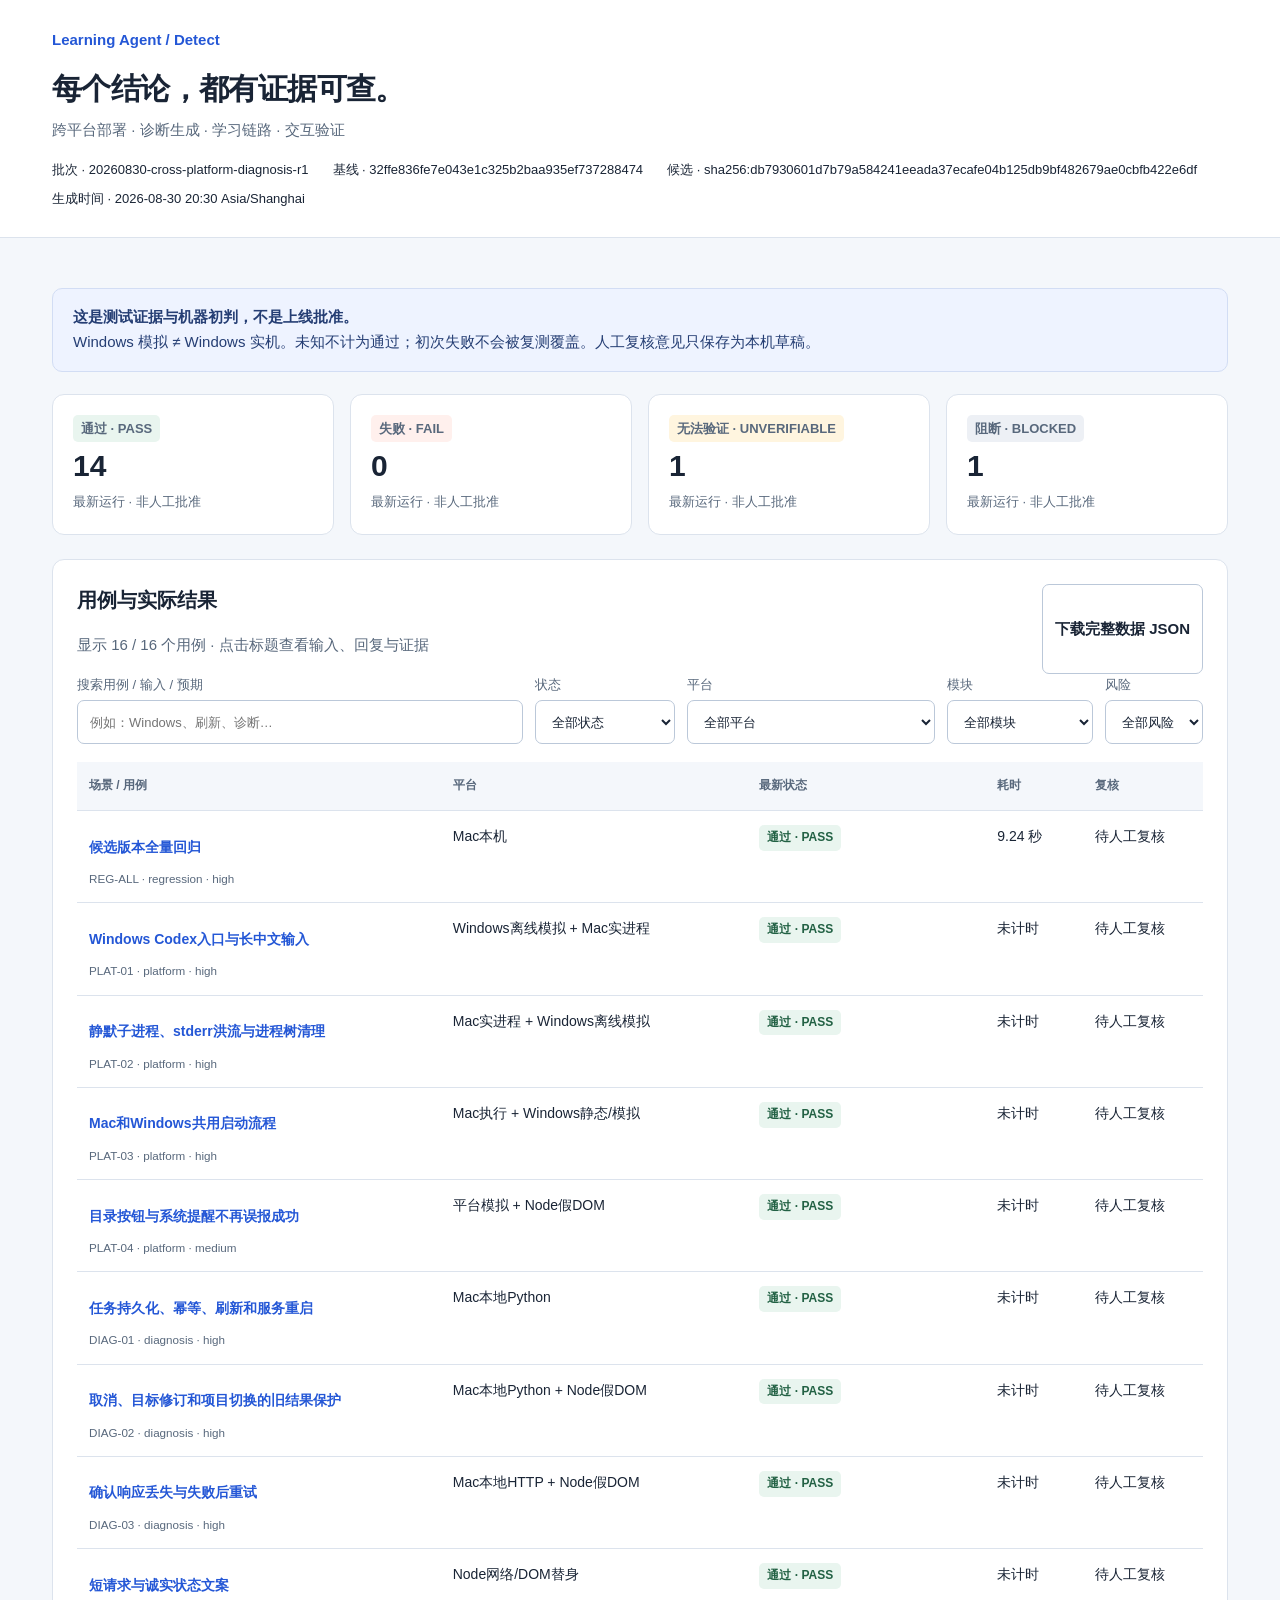
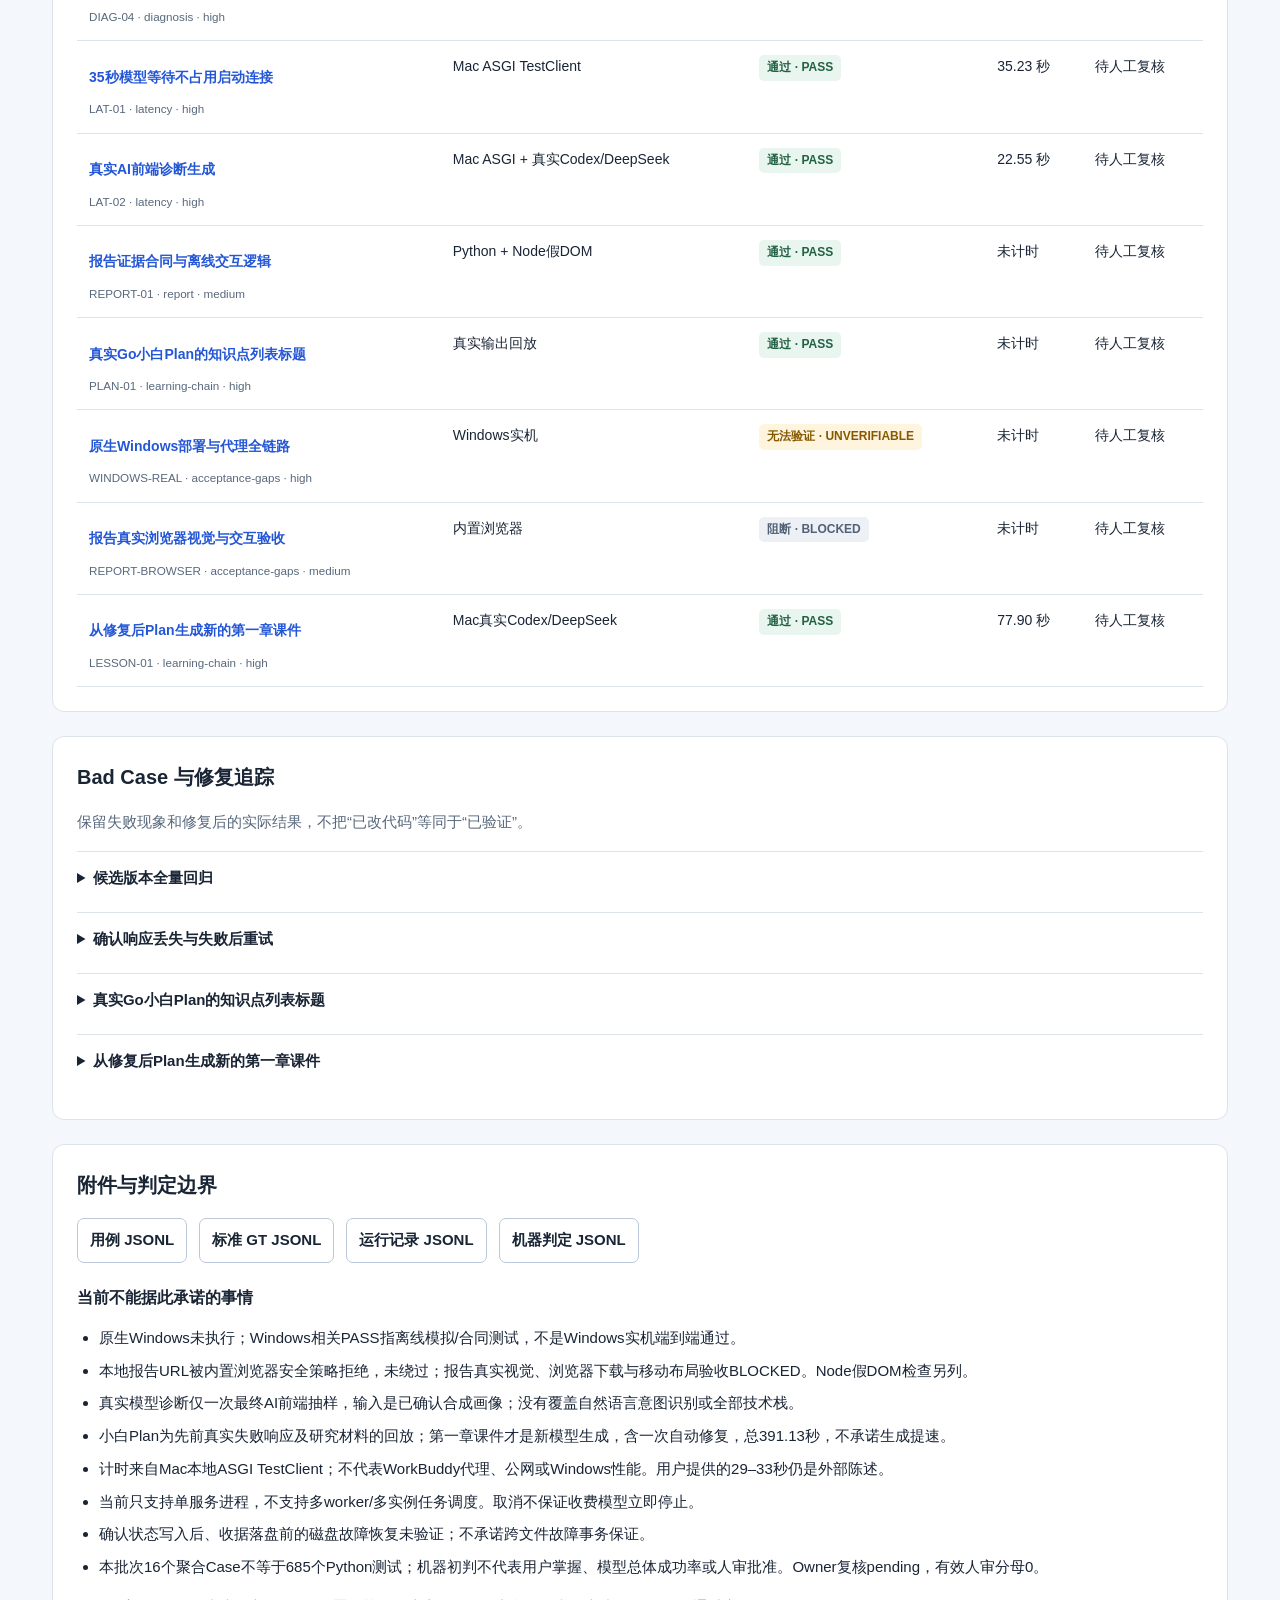
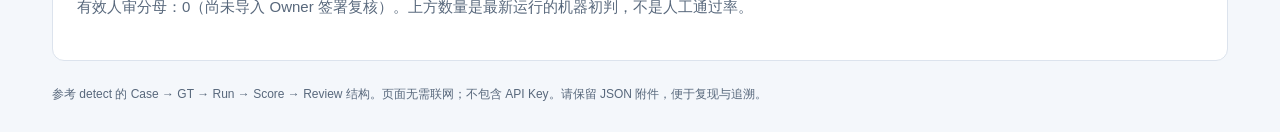
<file: projects/learning-agent/detect/outputs/report/index.html>
<!doctype html>
<html lang="zh-CN">
<head><meta charset="utf-8"><meta name="viewport" content="width=device-width,initial-scale=1">
<title>Learning Agent · 质量与兼容性报告</title>
<style>
:root{color-scheme:light;--ink:#192435;--muted:#58687c;--blue:#2457d6;--line:#dce3ed;--soft:#f4f7fb}
*{box-sizing:border-box}body{margin:0;background:var(--soft);color:var(--ink);font:15px/1.65 -apple-system,BlinkMacSystemFont,"Segoe UI","PingFang SC",sans-serif}
header{background:#fff;border-bottom:1px solid var(--line)}.shell{max-width:1240px;margin:auto;padding:28px 32px}.brand{font-weight:700;color:var(--blue);font-size:15px}h1{font-size:30px;letter-spacing:-.6px;line-height:1.3;margin:16px 0 10px}h2{font-size:20px;margin:0 0 16px}h3{font-size:16px;margin:22px 0 8px}p{margin:8px 0 16px}.muted,small{color:var(--muted)}.meta{display:flex;gap:8px 24px;flex-wrap:wrap;font-size:13px;overflow-wrap:anywhere}
.notice{border:1px solid #d2ddf4;background:#eef3ff;border-radius:10px;padding:16px 20px;margin:22px 0;color:#253e74}.stats{display:grid;grid-template-columns:repeat(4,minmax(0,1fr));gap:16px}.stat{background:white;border:1px solid var(--line);border-radius:12px;padding:20px}.stat b{font-size:30px;display:block;line-height:1.3;margin:4px 0}.stat span{font-size:13px;color:var(--muted)}.panel{background:white;border:1px solid var(--line);border-radius:12px;margin-top:24px;padding:24px}
.filters,.actions{display:flex;gap:12px;flex-wrap:wrap;align-items:end}.filters label{display:grid;gap:5px;font-size:13px;color:var(--muted)}.filters label:first-child{flex:1;min-width:180px}button,input,select,textarea{font:inherit;border:1px solid #bbc8d9;border-radius:7px;background:white;color:var(--ink);padding:9px 12px;min-height:44px}button{cursor:pointer;font-weight:600}button:hover{background:#edf3ff;border-color:#9bb5ea}button:focus-visible,input:focus-visible,select:focus-visible,textarea:focus-visible,summary:focus-visible{outline:3px solid #94b9ff;outline-offset:2px}.primary{background:var(--blue);color:white;border-color:var(--blue)}.primary:hover{background:#1946b3;color:white}textarea{width:100%;min-height:100px;resize:vertical}label{display:block}.table-scroll{overflow-x:auto}table{border-collapse:collapse;width:100%;margin-top:18px;text-align:left;font-size:14px}th{background:var(--soft);color:var(--muted);font-size:12px;font-weight:600}th,td{padding:14px 12px;border-bottom:1px solid var(--line);vertical-align:top}td:first-child{min-width:220px}td small{display:block}tbody button{border:0;padding:0;min-height:44px;color:var(--blue);text-align:left;background:none;font-size:14px}tbody button:hover{background:none;text-decoration:underline}.badge{display:inline-block;border-radius:5px;font-size:12px;font-weight:600;padding:3px 8px;white-space:nowrap}.PASS{background:#e9f5ef;color:#226144}.FAIL{background:#fff0ed;color:#a43524}.UNVERIFIABLE{background:#fff5df;color:#855900}.BLOCKED{background:#edf0f5;color:#536178}.dot{width:8px;height:8px;border-radius:50%;display:inline-block;background:currentColor;margin-right:6px}
.split{display:grid;grid-template-columns:1fr 1fr;gap:22px}.block{white-space:pre-wrap;overflow-wrap:anywhere;background:var(--soft);border:1px solid var(--line);padding:16px;border-radius:8px;font-size:14px}.evidence{font:12px/1.7 ui-monospace,SFMono-Regular,Consolas,monospace;overflow-wrap:anywhere;color:var(--muted)}.timeline{border-top:1px solid var(--line);margin-top:20px;padding-top:16px}.timeline h3{margin:0 0 8px}.review{background:#f5f8ff;border:1px solid #d7e2f6;padding:20px;border-radius:9px;margin-top:24px}.review .actions{margin-top:12px}.empty{padding:35px;text-align:center;color:var(--muted)}details{border-top:1px solid var(--line);padding:14px 0}summary{cursor:pointer;font-weight:600;min-height:32px}footer{font-size:12px;color:var(--muted);padding-top:24px}.toolbar{display:flex;justify-content:space-between;gap:16px;flex-wrap:wrap}#review-status{margin:8px 0 0;min-height:24px;font-size:13px}#detail{scroll-margin-top:20px}ul{padding-left:22px}#limits li{margin:8px 0}code{background:#eef2f9;padding:2px 5px;border-radius:4px;font-size:12px}
@media(max-width:700px){.shell{padding:20px 16px}h1{font-size:25px}.stats{grid-template-columns:repeat(2,minmax(0,1fr));gap:10px}.stat{padding:16px}.panel{padding:16px}.split{grid-template-columns:1fr}.filters label{flex:1}th,td{padding:12px 8px}.meta{display:block}.meta span{display:block}.actions button{flex:1}}
@media(prefers-reduced-motion:no-preference){button{transition:background .15s ease,border-color .15s ease}}
</style></head>
<body>
<header><div class="shell"><div class="brand">Learning Agent / Detect</div><h1>每个结论，都有证据可查。</h1><p class="muted">跨平台部署 · 诊断生成 · 学习链路 · 交互验证</p><div class="meta" id="meta"></div></div></header>
<main class="shell">
<div class="notice"><strong>这是测试证据与机器初判，不是上线批准。</strong><br>Windows 模拟 ≠ Windows 实机。未知不计为通过；初次失败不会被复测覆盖。人工复核意见只保存为本机草稿。</div>
<section class="stats" id="stats" aria-label="最新运行状态统计"></section>
<section class="panel" aria-labelledby="cases-title"><div class="toolbar"><div><h2 id="cases-title">用例与实际结果</h2><p class="muted" id="count" aria-live="polite"></p></div><button id="download-batch">下载完整数据 JSON</button></div>
<div class="filters"><label>搜索用例 / 输入 / 预期<input id="search" type="search" placeholder="例如：Windows、刷新、诊断…"></label><label>状态<select id="status"><option value="">全部状态</option><option>PASS</option><option>FAIL</option><option>UNVERIFIABLE</option><option>BLOCKED</option></select></label><label>平台<select id="platform"><option value="">全部平台</option></select></label><label>模块<select id="module"><option value="">全部模块</option></select></label><label>风险<select id="risk"><option value="">全部风险</option></select></label></div>
<div class="table-scroll"><table><thead><tr><th>场景 / 用例</th><th>平台</th><th>最新状态</th><th>耗时</th><th>复核</th></tr></thead><tbody id="rows"></tbody></table></div><p id="empty" class="empty" hidden>没有匹配的用例。请清空搜索或调整筛选。</p></section>
<section class="panel" id="detail" aria-labelledby="detail-title" hidden><div class="toolbar"><h2 id="detail-title" tabindex="-1"></h2><button id="close-detail">收起详情</button></div><p id="detail-meta" class="muted"></p><div class="split"><div><h3>输入 / 前置条件</h3><div class="block" id="detail-input"></div></div><div><h3>预期行为 / Ground Truth</h3><div class="block" id="detail-gt"></div></div></div><h3>修复说明 / 后续动作</h3><div class="block" id="detail-fix"></div><div id="runs"></div><div class="review"><h3>人工复核草稿</h3><p class="muted">不会修改机器原判，也不会自动批准发布。导出后交给维护者复核。</p><label for="review-text">你的评价、异议或补充证据</label><textarea id="review-text" placeholder="例如：请在我的 Windows 电脑复测这个用例…"></textarea><div class="actions"><button class="primary" id="save-review">保存本机草稿</button><button id="export-review">导出全部复核草稿</button></div><p id="review-status" role="status"></p></div></section>
<section class="panel"><h2>Bad Case 与修复追踪</h2><p class="muted">保留失败现象和修复后的实际结果，不把“已改代码”等同于“已验证”。</p><div id="bad-cases"></div></section>
<section class="panel"><h2>附件与判定边界</h2><div class="actions"><button data-export="cases">用例 JSONL</button><button data-export="ground_truth">标准 GT JSONL</button><button data-export="runs">运行记录 JSONL</button><button data-export="scores">机器判定 JSONL</button></div><h3>当前不能据此承诺的事情</h3><ul id="limits"></ul><p class="muted">有效人审分母：0（尚未导入 Owner 签署复核）。上方数量是最新运行的机器初判，不是人工通过率。</p></section>
<footer>参考 detect 的 Case → GT → Run → Score → Review 结构。页面无需联网；不包含 API Key。请保留 JSON 附件，便于复现与追溯。</footer>
</main>
<script id="batch" type="application/json">{
  "batch_id": "20260830-cross-platform-diagnosis-r1",
  "baseline": "32ffe836fe7e043e1c325b2baa935ef737288474",
  "candidate": "sha256:db7930601d7b79a584241eeada37ecafe04b125db9bf482679ae0cbfb422e6df",
  "generated_at": "2026-08-30 20:30 Asia/Shanghai",
  "limitations": [
    "原生Windows未执行；Windows相关PASS指离线模拟/合同测试，不是Windows实机端到端通过。",
    "本地报告URL被内置浏览器安全策略拒绝，未绕过；报告真实视觉、浏览器下载与移动布局验收BLOCKED。Node假DOM检查另列。",
    "真实模型诊断仅一次最终AI前端抽样，输入是已确认合成画像；没有覆盖自然语言意图识别或全部技术栈。",
    "小白Plan为先前真实失败响应及研究材料的回放；第一章课件才是新模型生成，含一次自动修复，总391.13秒，不承诺生成提速。",
    "计时来自Mac本地ASGI TestClient；不代表WorkBuddy代理、公网或Windows性能。用户提供的29–33秒仍是外部陈述。",
    "当前只支持单服务进程，不支持多worker/多实例任务调度。取消不保证收费模型立即停止。",
    "确认状态写入后、收据落盘前的磁盘故障恢复未验证；不承诺跨文件故障事务保证。",
    "本批次16个聚合Case不等于685个Python测试；机器初判不代表用户掌握、模型总体成功率或人审批准。Owner复核pending，有效人审分母0。"
  ],
  "cases": [
    {
      "id": "REG-ALL",
      "gt_id": "GT-REG-ALL",
      "title": "候选版本全量回归",
      "module": "regression",
      "platform": "Mac本机",
      "risk": "high",
      "input": "执行全部Python/Node测试、工作区校验、部署检查及shell/diff检查",
      "expected": "确定性测试无失败；明确真实模型和跨平台证据边界",
      "fix": "新增边界回归并更新旧API测试夹具",
      "runs": [
        {
          "id": "RUN-REG-first",
          "status": "FAIL",
          "actual": "673通过、1失败：旧e2e夹具缺少intent session_id并仍期待同步endpoint",
          "evidence": "bad-case-analysis.md BC-05；tests/test_e2e_learning_smoke.py",
          "rationale": "评测调用器未迁移新接口，不是模型失败",
          "seconds": 8.43
        },
        {
          "id": "RUN-REG-final",
          "status": "PASS",
          "actual": "Python685通过（9.24秒），Node39通过；23 Skills/35 concepts/0 workspace errors；部署自检、Bash语法与diff检查通过",
          "evidence": "run-evidence.md；final-verification.json",
          "rationale": "测试全绿不是所有场景、所有模型或Windows实机保证",
          "seconds": 9.24
        }
      ]
    },
    {
      "id": "PLAT-01",
      "gt_id": "GT-PLAT-01",
      "title": "Windows Codex入口与长中文输入",
      "module": "platform",
      "platform": "Windows离线模拟 + Mac实进程",
      "risk": "high",
      "input": "npm codex.cmd/.ps1，中文和空格路径，长prompt，四条driver调用",
      "expected": "入口使用argv与UTF-8 stdin；不使用shell；保留read-only参数",
      "fix": "统一platform_runtime与driver入口；stdin代替命令行prompt",
      "runs": [
        {
          "id": "RUN-PLAT-01-final",
          "status": "PASS",
          "actual": "参数化测试覆盖npm全局/本地shim、缺Node、原生路径及四条调用路径；Mac子进程输入往返通过",
          "evidence": "tests/test_platform_runtime.py：codex_command / long_unicode相关用例",
          "rationale": "行为合同通过；不等于原生Windows执行证据",
          "seconds": null
        }
      ]
    },
    {
      "id": "PLAT-02",
      "gt_id": "GT-PLAT-02",
      "title": "静默子进程、stderr洪流与进程树清理",
      "module": "platform",
      "platform": "Mac实进程 + Windows离线模拟",
      "risk": "high",
      "input": "模型无stdout、stderr持续写入、子进程不读stdin、Node包装器退出而孙进程仍持有管道",
      "expected": "deadline仍有效；停止本次调用的子进程树，不误杀宿主",
      "fix": "并行排空管道、独立进程组与精确PID树清理",
      "runs": [
        {
          "id": "RUN-PLAT-02-final",
          "status": "PASS",
          "actual": "真实POSIX父/孙进程超时测试通过；Windows taskkill /T /F 参数和新进程组配置模拟通过",
          "evidence": "tests/test_platform_runtime.py：timeout_kills_wrapper / deadline / windows_cleanup",
          "rationale": "清理边界有测试；Windows实机进程行为仍待验证",
          "seconds": null
        }
      ]
    },
    {
      "id": "PLAT-03",
      "gt_id": "GT-PLAT-03",
      "title": "Mac和Windows共用启动流程",
      "module": "platform",
      "platform": "Mac执行 + Windows静态/模拟",
      "risk": "high",
      "input": "缺venv、中文空格目录、非法端口、check或publish退出非0",
      "expected": "不错误启动；各阶段错误码原样传递；共享同一Python环境",
      "fix": "run.sh/run.cmd薄封装，backend.startup统一check→publish→serve",
      "runs": [
        {
          "id": "RUN-PLAT-03-final",
          "status": "PASS",
          "actual": "Bash包装器实际执行与错误码测试通过，Windows入口引用和调用合同通过；部署自检通过",
          "evidence": "tests/test_platform_runtime.py；run-evidence.md",
          "rationale": "启动合同通过；未声称原生Windows安装验收完成",
          "seconds": null
        }
      ]
    },
    {
      "id": "PLAT-04",
      "gt_id": "GT-PLAT-04",
      "title": "目录按钮与系统提醒不再误报成功",
      "module": "platform",
      "platform": "平台模拟 + Node假DOM",
      "risk": "medium",
      "input": "无桌面Linux、Windows目录打开失败、Windows提醒偏好保存",
      "expected": "返回路径/真实能力；opened:false时界面不得说已打开",
      "fix": "返回opened/notification_supported/message并更新界面",
      "runs": [
        {
          "id": "RUN-PLAT-04-final",
          "status": "PASS",
          "actual": "目录fallback、提醒能力测试及HTTP200 opened:false前端测试通过",
          "evidence": "tests/platform_feedback.test.cjs；tests/test_reminders.py；tests/test_platform_runtime.py",
          "rationale": "保存设置不等于系统操作成功",
          "seconds": null
        }
      ]
    },
    {
      "id": "DIAG-01",
      "gt_id": "GT-DIAG-01",
      "title": "任务持久化、幂等、刷新和服务重启",
      "module": "diagnosis",
      "platform": "Mac本地Python",
      "risk": "high",
      "input": "启动响应丢失后用相同request_id重试；答题后刷新；任务运行时服务重启",
      "expected": "同请求只生成一次；恢复最新答题状态；重启中断明确可重试",
      "fix": "持久任务记录、活动指针、answered-state读取与owner校验",
      "runs": [
        {
          "id": "RUN-DIAG-01-final",
          "status": "PASS",
          "actual": "去重、回答后恢复与重启中断测试通过",
          "evidence": "tests/test_diagnosis_jobs.py",
          "rationale": "合成目录确定性测试，不包含磁盘故障恢复",
          "seconds": null
        }
      ]
    },
    {
      "id": "DIAG-02",
      "gt_id": "GT-DIAG-02",
      "title": "取消、目标修订和项目切换的旧结果保护",
      "module": "diagnosis",
      "platform": "Mac本地Python + Node假DOM",
      "risk": "high",
      "input": "取消早于start、改变intent revision、切换项目、旧页面答题或确认",
      "expected": "旧任务不能写入；旧提交409；取消后恢复权威目标并新建请求",
      "fix": "tombstone、完整submission校验、project锁和epoch守卫",
      "runs": [
        {
          "id": "RUN-DIAG-02-final",
          "status": "PASS",
          "actual": "取消/意图变更/项目变更/旧答案/旧确认及取消恢复测试通过",
          "evidence": "tests/test_diagnosis_jobs.py；tests/onboarding_interaction.test.cjs",
          "rationale": "不依据相同主题名放宽项目隔离",
          "seconds": null
        }
      ]
    },
    {
      "id": "DIAG-03",
      "gt_id": "GT-DIAG-03",
      "title": "确认响应丢失与失败后重试",
      "module": "diagnosis",
      "platform": "Mac本地HTTP + Node假DOM",
      "risk": "high",
      "input": "第一次confirm已成功但响应丢失；Plan失败取消lease后重试",
      "expected": "不覆盖原计划、不重复询问题目；不同目标仍拒绝",
      "fix": "持久确认收据；仅精确取消状态可续建；迟到确认/Plan响应epoch保护",
      "runs": [
        {
          "id": "RUN-DIAG-03-first",
          "status": "FAIL",
          "actual": "最小HTTP复现：首confirm=200，同请求retry=409；取消后的页面重复使用cancelled请求ID。",
          "evidence": "bad-case-analysis.md BC-04；新增confirmation与cancelled恢复回归在修复前失败",
          "rationale": "重试恢复路径有缺陷，不能以首次正常返回掩盖",
          "seconds": null
        },
        {
          "id": "RUN-DIAG-03-final",
          "status": "PASS",
          "actual": "相同确认恢复原收据；精确取消后可重试；不同state/session/payload继续409；迟到响应不改新UI",
          "evidence": "tests/test_diagnosis_jobs.py：confirmation相关；tests/onboarding_interaction.test.cjs",
          "rationale": "质量复查最初复现200→409，修复后独立复核通过",
          "seconds": null
        }
      ]
    },
    {
      "id": "DIAG-04",
      "gt_id": "GT-DIAG-04",
      "title": "短请求与诚实状态文案",
      "module": "diagnosis",
      "platform": "Node网络/DOM替身",
      "risk": "high",
      "input": "启动响应丢失、网络断开、8秒请求超时、服务返回terminal失败",
      "expected": "未知不说仍在生成；同ID查询；旧UI停止轮询；不虚构完成百分比",
      "fix": "diagnosis-job.js统一短请求、退避轮询与真实phase展示",
      "runs": [
        {
          "id": "RUN-DIAG-04-final",
          "status": "PASS",
          "actual": "7项诊断轮询契约测试通过；onboarding保留提问/前言及epoch测试通过",
          "evidence": "tests/diagnosis-job.test.cjs；tests/onboarding_interaction.test.cjs",
          "rationale": "不证明实际公网代理阈值；只是客户端协议和状态测试",
          "seconds": null
        }
      ]
    },
    {
      "id": "LAT-01",
      "gt_id": "GT-LAT-01",
      "title": "35秒模型等待不占用启动连接",
      "module": "latency",
      "platform": "Mac ASGI TestClient",
      "risk": "high",
      "input": "受控模型等待35秒，重复发送同request_id，并查询任务",
      "expected": "start先返回202，模型只调用一次，状态查询不等待模型",
      "fix": "后台任务与短轮询",
      "runs": [
        {
          "id": "RUN-LAT-01-final",
          "status": "PASS",
          "actual": "start 0.0107秒；max poll 0.1195秒；总35.227秒；模型1次35.002秒；有效题目完成",
          "evidence": "evidence/controlled-35s-final.json",
          "rationale": "受控慢模型证明连接分离；不是模型提速或Windows基准",
          "seconds": 35.227
        }
      ]
    },
    {
      "id": "LAT-02",
      "gt_id": "GT-LAT-02",
      "title": "真实AI前端诊断生成",
      "module": "latency",
      "platform": "Mac ASGI + 真实Codex/DeepSeek",
      "risk": "high",
      "input": "已确认合成画像：AI前端、有一定基础、面试；不向模型传GT",
      "expected": "返回该主题的有效诊断题；相同ID重复start不重复调用",
      "fix": "复用项目Codex，read-only诊断调用",
      "runs": [
        {
          "id": "RUN-LAT-02-final",
          "status": "PASS",
          "actual": "总22.549秒；模型1次22.346秒；start0.0103秒。首题：AI前端对话应用流式显示应优先掌握什么？选项包含SSE增量/取消重试、完整JSON、WebSocket取舍",
          "evidence": "evidence/live-diagnosis-final.json",
          "rationale": "一次真实抽样成功；不是自然语言意图识别全链路或全部题目质量统计",
          "seconds": 22.549
        }
      ]
    },
    {
      "id": "REPORT-01",
      "gt_id": "GT-REPORT-01",
      "title": "报告证据合同与离线交互逻辑",
      "module": "report",
      "platform": "Python + Node假DOM",
      "risk": "medium",
      "input": "空白证据、NaN、重复GT、HTML注入文本、__proto__ID、存储失败；搜索筛选/详情/导出",
      "expected": "未知不能记PASS；保留首败；输入安全；草稿不能变更评分；失败可导出",
      "fix": "静态HTML内嵌安全JSON，草稿字典安全，不可覆盖批次",
      "runs": [
        {
          "id": "RUN-REPORT-01-final",
          "status": "PASS",
          "actual": "Python12项与Node3项报告测试通过；筛选、详情、保存、失败提示、下载动作和焦点逻辑通过",
          "evidence": "tests/test_detect_report.py；tests/detect_report_interaction.test.cjs",
          "rationale": "是假DOM动作验证，不是浏览器文件下载和布局验收",
          "seconds": null
        }
      ]
    },
    {
      "id": "PLAN-01",
      "gt_id": "GT-PLAN-01",
      "title": "真实Go小白Plan的知识点列表标题",
      "module": "learning-chain",
      "platform": "真实输出回放",
      "risk": "high",
      "input": "模型262.03秒返回的21阶段Go草案，把知识点写成 '- #### 知识点' 与两空格列表",
      "expected": "保留已有知识点，仅规范化等价排版，结构和深研究校验仍有效",
      "fix": "精确去除知识点标题的列表包装；不放宽阶段或知识点要求",
      "runs": [
        {
          "id": "RUN-PLAN-01-first",
          "status": "FAIL",
          "actual": "personalized:false, reason:validation_failed；模型有完整草案但知识点标题嵌在列表。课件阶段未执行。",
          "evidence": "本地evals/runs/20260830-200459-lesson-retest/lesson_retest_beginner/journey.json；bad-case-analysis.md BC-07",
          "rationale": "严格顶格格式校验误拒绝有内容的等价排版",
          "seconds": 262.03
        },
        {
          "id": "RUN-PLAN-01-final",
          "status": "PASS",
          "actual": "同份响应回放通过normalize；21章66知识点；深研究6来源9覆盖域通过；5项防放宽回归通过",
          "evidence": "tests/test_plan_list_wrapper.py；bad-case-analysis.md BC-07；本地evals/runs/20260830-200459-lesson-retest",
          "rationale": "只证明这次排版兼容修复，不宣称所有未来Plan都生成成功",
          "seconds": null
        }
      ]
    },
    {
      "id": "WINDOWS-REAL",
      "gt_id": "GT-WINDOWS-REAL",
      "title": "原生Windows部署与代理全链路",
      "module": "acceptance-gaps",
      "platform": "Windows实机",
      "risk": "high",
      "input": "在原生Windows安装启动，再通过WorkBuddy和系统浏览器完成诊断",
      "expected": "真实运行日志与请求证据",
      "fix": "提供原生入口和离线测试，等待实际环境验收",
      "runs": [
        {
          "id": "RUN-WINDOWS-REAL-final",
          "status": "UNVERIFIABLE",
          "actual": "本机没有Windows runner；用户外部29–33秒描述非本轮复测",
          "evidence": "evaluation-run-plan.md",
          "rationale": "不能把Mac或模拟测试作为Windows实机通过",
          "seconds": null
        }
      ]
    },
    {
      "id": "REPORT-BROWSER",
      "gt_id": "GT-REPORT-BROWSER",
      "title": "报告真实浏览器视觉与交互验收",
      "module": "acceptance-gaps",
      "platform": "内置浏览器",
      "risk": "medium",
      "input": "打开本地HTML，桌面/移动视口筛选、查看、保存与下载",
      "expected": "真实可见页面和交互证据",
      "fix": "报告已生成；不绕过浏览器工具的安全限制",
      "runs": [
        {
          "id": "RUN-REPORT-BROWSER-final",
          "status": "BLOCKED",
          "actual": "本地报告file URL被浏览器工具安全策略拒绝；未换URL/工具绕过。假DOM测试另列",
          "evidence": "evaluation-run-plan.md；human-review.md",
          "rationale": "真实视觉与下载验收仍未完成",
          "seconds": null
        }
      ]
    },
    {
      "id": "LESSON-01",
      "gt_id": "GT-LESSON-01",
      "title": "从修复后Plan生成新的第一章课件",
      "module": "learning-chain",
      "platform": "Mac真实Codex/DeepSeek",
      "risk": "high",
      "input": "回放已确认Go小白Plan及原研究材料，显式确认，然后新生成第一章；每次课40分钟，hands_on",
      "expected": "生成课件、代码练习与点击检查，知识点逐一覆盖；后端结构检查通过才提交",
      "fix": "本轮不放宽教学范围校验；首轮失败后使用现有一次模型修复机制",
      "runs": [
        {
          "id": "RUN-LESSON-01-first",
          "status": "FAIL",
          "actual": "首轮生成313.20秒，返回10689字符JSON；scope evidence needs at least two relevant pages for go，确定性wire-format规范化后仍失败。",
          "evidence": "本地evals/runs/20260830-202114-lesson-retest/lesson_retest_beginner/call-2.json；通过parse_lesson_response+_validate_scope_evidence本地复现",
          "rationale": "返回JSON不等于合格课件；至少一个知识点未列出两个相关页面，进入一次自动修复",
          "seconds": 313.2
        },
        {
          "id": "RUN-LESSON-01-repair",
          "status": "PASS",
          "actual": "一次模型修复77.90秒后通过，课件总391.13秒。12页：5讲解、2示例、3点击题、1编程练习、1总结；覆盖3个知识点，建立README.md和main.go。",
          "evidence": "evidence/beginner-plan-lesson-retest.json；本地evals/runs/20260830-202114-lesson-retest/lesson_retest_beginner/call-3.json",
          "rationale": "后端生成、范围校验与练习目录落盘通过；不是HTML视觉验收，也不代表学习者实际掌握",
          "seconds": 77.9,
          "kind": "真实模型一次自动修复（不是重新生成Plan）"
        }
      ]
    }
  ]
}</script>
<script>
'use strict';
const data=JSON.parse(document.getElementById('batch').textContent);
const $=id=>document.getElementById(id), latest=c=>c.runs[c.runs.length-1];
const names={PASS:'通过',FAIL:'失败',UNVERIFIABLE:'无法验证',BLOCKED:'阻断'};
const node=(tag,text,cls)=>{const el=document.createElement(tag);if(text!==undefined)el.textContent=text;if(cls)el.className=cls;return el;};
const badge=status=>node('span',names[status]+' · '+status,'badge '+status);
let selected=null,lastTrigger=null;
let drafts=Object.create(null);let storageAvailable=true;
const storageKey='learning-detect-review:'+data.batch_id+':'+data.candidate;
try{const saved=JSON.parse(localStorage.getItem(storageKey)||'{}');if(saved&&typeof saved==='object'&&!Array.isArray(saved))Object.assign(drafts,saved);}catch{storageAvailable=false;}
function download(name,value,type='application/json'){const blob=new Blob([value],{type:type+';charset=utf-8'});const url=URL.createObjectURL(blob);const a=node('a');a.href=url;a.download=name;document.body.append(a);a.click();a.remove();setTimeout(()=>URL.revokeObjectURL(url),1000);}
function files(){return {cases:data.cases.map(({runs,expected,...c})=>c),ground_truth:data.cases.map(c=>({id:c.gt_id,case_id:c.id,expected:c.expected})),runs:data.cases.flatMap(c=>c.runs.map(r=>({...r,case_id:c.id,batch_id:data.batch_id}))),scores:data.cases.flatMap(c=>c.runs.map(r=>({case_id:c.id,gt_id:c.gt_id,run_id:r.id,judgment:r.status,rationale:r.rationale,evidence:r.evidence||'',grader:'evidence-review-v1',review_status:'pending',valid_score:null}))) };}
for(const [label,value] of [['批次',data.batch_id],['基线',data.baseline],['候选',data.candidate],['生成时间',data.generated_at]])$('meta').append(node('span',label+' · '+value));
for(const status of Object.keys(names)){const box=node('div',undefined,'stat');box.append(badge(status),node('b',String(data.cases.filter(c=>latest(c).status===status).length)),node('span','最新运行 · 非人工批准'));$('stats').append(box);}
for(const key of ['platform','module','risk'])for(const value of [...new Set(data.cases.map(c=>c[key]))].sort()){const opt=node('option',value);opt.value=value;$(key).append(opt);}
function render(){const q=$('search').value.trim().toLowerCase();const items=data.cases.filter(c=>(!q||[c.id,c.title,c.input,c.expected,c.platform,c.module,c.risk,latest(c).status].join(' ').toLowerCase().includes(q))&&['platform','module','risk'].every(k=>!$(k).value||c[k]===$(k).value)&&(!$('status').value||latest(c).status===$('status').value));$('rows').replaceChildren();$('count').textContent=`显示 ${items.length} / ${data.cases.length} 个用例 · 点击标题查看输入、回复与证据`;$('empty').hidden=items.length>0;for(const c of items){const row=node('tr'),title=node('td'),button=node('button',c.title);button.addEventListener('click',()=>show(c,button));title.append(button,node('small',`${c.id} · ${c.module} · ${c.risk}`));const state=node('td');state.append(badge(latest(c).status));row.append(title,node('td',c.platform),state,node('td',latest(c).seconds==null?'未计时':`${latest(c).seconds.toFixed(2)} 秒`),node('td',drafts[c.id]?'已有草稿':'待人工复核'));$('rows').append(row);}}
function show(c,trigger){selected=c;lastTrigger=trigger||lastTrigger;$('detail').hidden=false;$('detail-title').textContent=c.title;$('detail-meta').textContent=`${c.id} / ${c.gt_id} · ${c.platform} · ${c.runs.length} 次记录`;$('detail-input').textContent=c.input;$('detail-gt').textContent=c.expected;$('detail-fix').textContent=c.fix||'尚无修复动作。';$('runs').replaceChildren();c.runs.forEach((r,i)=>{const section=node('section',undefined,'timeline');const title=node('h3',`${i===0?'首次记录':'后续复测'} · ${r.id} `);title.append(badge(r.status));section.append(title,node('p',`耗时：${r.seconds==null?'未计时':r.seconds.toFixed(2)+' 秒'}${r.kind?' · '+r.kind:''}`,'muted'),node('h3','实际回复 / 可观察结果'),node('div',r.actual,'block'),node('h3','评价 / 原因'),node('p',r.rationale),node('div','证据：'+(r.evidence||'未获得所需执行证据'),'evidence'));$('runs').append(section);});$('review-text').value=typeof drafts[c.id]?.note==='string'?drafts[c.id].note:'';$('review-status').textContent=storageAvailable?'尚未签署人工批准。':'本机存储不可用，请用导出保存意见。';$('detail-title').focus();$('detail').scrollIntoView({block:'start'});}
for(const id of ['search','status','platform','module','risk'])$(id).addEventListener('input',render);
$('close-detail').addEventListener('click',()=>{$('detail').hidden=true;const index=Array.from($('rows').children).findIndex(row=>row.querySelector('small')?.textContent.startsWith(selected?.id+' · '));const target=index>=0?$('rows').children[index].querySelector('button'):lastTrigger;if(target?.isConnected)target.focus();else $('search').focus();});
$('save-review').addEventListener('click',()=>{if(!selected)return;drafts[selected.id]={case_id:selected.id,note:$('review-text').value,updated_at:new Date().toISOString(),review_status:'draft'};try{localStorage.setItem(storageKey,JSON.stringify(drafts));storageAvailable=true;$('review-status').textContent='已保存本机草稿。原始证据与机器判定未变。';}catch{storageAvailable=false;$('review-status').textContent='本机保存失败；草稿暂存于页面，请立即导出。';}render();});
$('export-review').addEventListener('click',()=>{if(selected)drafts[selected.id]={case_id:selected.id,note:$('review-text').value,updated_at:new Date().toISOString(),review_status:'draft'};download(data.batch_id+'-review-drafts.json',JSON.stringify({batch_id:data.batch_id,candidate:data.candidate,approval:false,drafts},null,2));});
$('download-batch').addEventListener('click',()=>download(data.batch_id+'.json',JSON.stringify(data,null,2)));
document.querySelectorAll('[data-export]').forEach(button=>button.addEventListener('click',()=>{const key=button.dataset.export;download(key+'.jsonl',files()[key].map(r=>JSON.stringify(r)).join('\n')+'\n','application/x-ndjson');}));
const bad=data.cases.filter(c=>c.runs.some(r=>r.status==='FAIL'));if(!bad.length)$('bad-cases').append(node('p','本批次尚无已留证的失败记录；不代表覆盖全部风险。','muted'));for(const c of bad){const d=node('details'),s=node('summary',c.title);const button=node('button','查看证据与复测');button.addEventListener('click',()=>show(c,button));d.append(s,node('p',c.runs.find(r=>r.status==='FAIL').actual),node('p',c.fix||'待处理'),button);$('bad-cases').append(d);}
for(const limitation of data.limitations||[])$('limits').append(node('li',limitation));render();
</script></body></html>
</file>
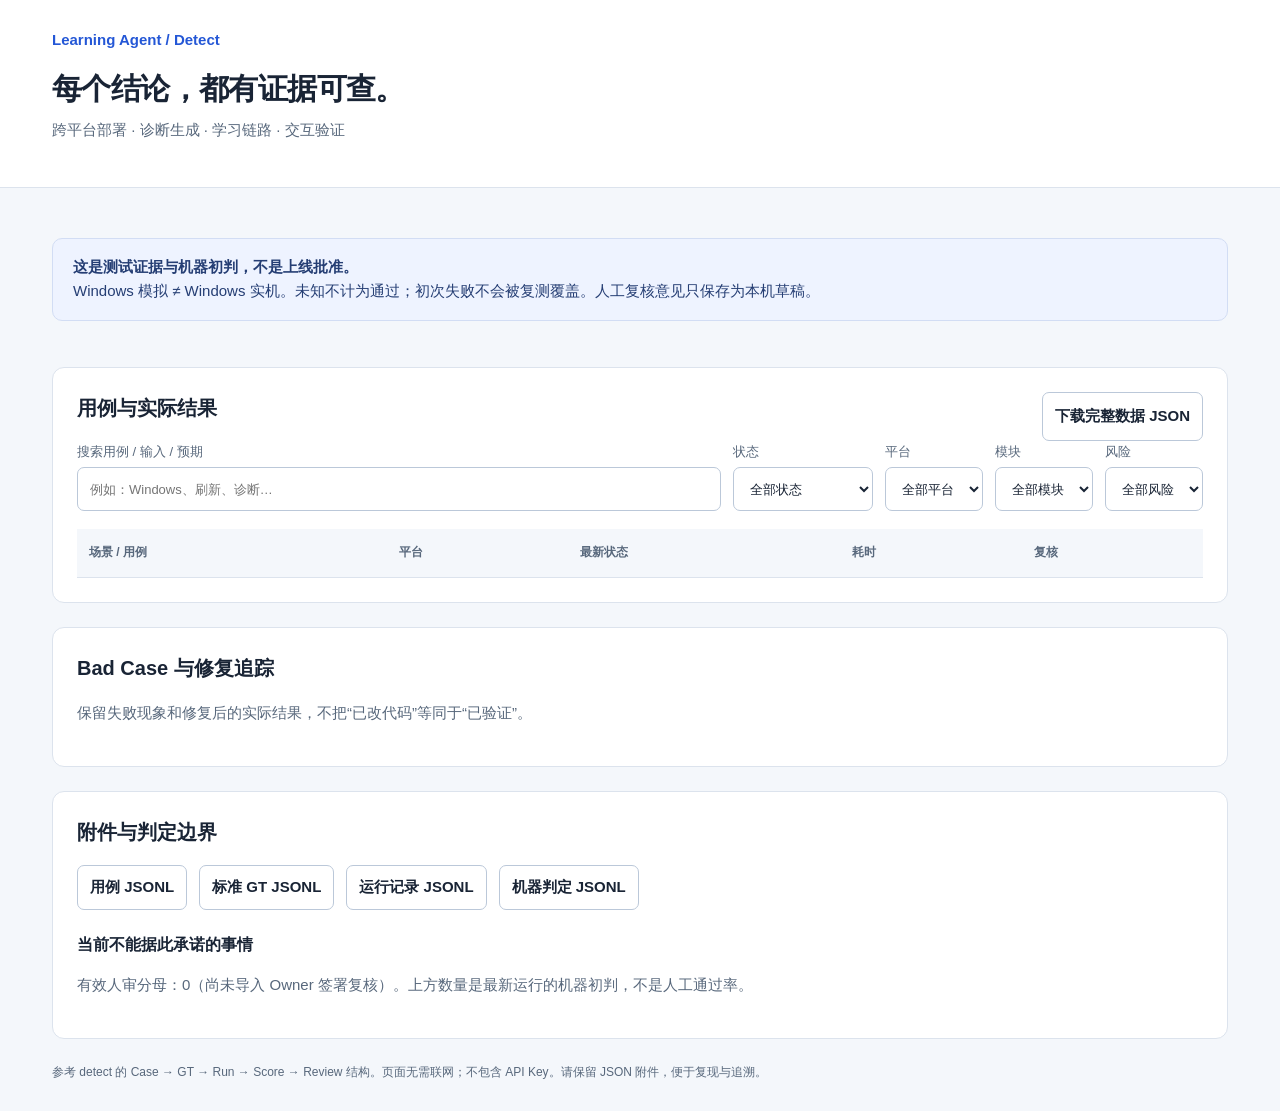
<file: tools/detect_report.html>
<!doctype html>
<html lang="zh-CN">
<head><meta charset="utf-8"><meta name="viewport" content="width=device-width,initial-scale=1">
<title>Learning Agent · 质量与兼容性报告</title>
<style>
:root{color-scheme:light;--ink:#192435;--muted:#58687c;--blue:#2457d6;--line:#dce3ed;--soft:#f4f7fb}
*{box-sizing:border-box}body{margin:0;background:var(--soft);color:var(--ink);font:15px/1.65 -apple-system,BlinkMacSystemFont,"Segoe UI","PingFang SC",sans-serif}
header{background:#fff;border-bottom:1px solid var(--line)}.shell{max-width:1240px;margin:auto;padding:28px 32px}.brand{font-weight:700;color:var(--blue);font-size:15px}h1{font-size:30px;letter-spacing:-.6px;line-height:1.3;margin:16px 0 10px}h2{font-size:20px;margin:0 0 16px}h3{font-size:16px;margin:22px 0 8px}p{margin:8px 0 16px}.muted,small{color:var(--muted)}.meta{display:flex;gap:8px 24px;flex-wrap:wrap;font-size:13px;overflow-wrap:anywhere}
.notice{border:1px solid #d2ddf4;background:#eef3ff;border-radius:10px;padding:16px 20px;margin:22px 0;color:#253e74}.stats{display:grid;grid-template-columns:repeat(4,minmax(0,1fr));gap:16px}.stat{background:white;border:1px solid var(--line);border-radius:12px;padding:20px}.stat b{font-size:30px;display:block;line-height:1.3;margin:4px 0}.stat span{font-size:13px;color:var(--muted)}.panel{background:white;border:1px solid var(--line);border-radius:12px;margin-top:24px;padding:24px}
.filters,.actions{display:flex;gap:12px;flex-wrap:wrap;align-items:end}.filters label{display:grid;gap:5px;font-size:13px;color:var(--muted)}.filters label:first-child{flex:1;min-width:180px}button,input,select,textarea{font:inherit;border:1px solid #bbc8d9;border-radius:7px;background:white;color:var(--ink);padding:9px 12px;min-height:44px}button{cursor:pointer;font-weight:600}button:hover{background:#edf3ff;border-color:#9bb5ea}button:focus-visible,input:focus-visible,select:focus-visible,textarea:focus-visible,summary:focus-visible{outline:3px solid #94b9ff;outline-offset:2px}.primary{background:var(--blue);color:white;border-color:var(--blue)}.primary:hover{background:#1946b3;color:white}textarea{width:100%;min-height:100px;resize:vertical}label{display:block}.table-scroll{overflow-x:auto}table{border-collapse:collapse;width:100%;margin-top:18px;text-align:left;font-size:14px}th{background:var(--soft);color:var(--muted);font-size:12px;font-weight:600}th,td{padding:14px 12px;border-bottom:1px solid var(--line);vertical-align:top}td:first-child{min-width:220px}td small{display:block}tbody button{border:0;padding:0;min-height:44px;color:var(--blue);text-align:left;background:none;font-size:14px}tbody button:hover{background:none;text-decoration:underline}.badge{display:inline-block;border-radius:5px;font-size:12px;font-weight:600;padding:3px 8px;white-space:nowrap}.PASS{background:#e9f5ef;color:#226144}.FAIL{background:#fff0ed;color:#a43524}.UNVERIFIABLE{background:#fff5df;color:#855900}.BLOCKED{background:#edf0f5;color:#536178}.dot{width:8px;height:8px;border-radius:50%;display:inline-block;background:currentColor;margin-right:6px}
.split{display:grid;grid-template-columns:1fr 1fr;gap:22px}.block{white-space:pre-wrap;overflow-wrap:anywhere;background:var(--soft);border:1px solid var(--line);padding:16px;border-radius:8px;font-size:14px}.evidence{font:12px/1.7 ui-monospace,SFMono-Regular,Consolas,monospace;overflow-wrap:anywhere;color:var(--muted)}.timeline{border-top:1px solid var(--line);margin-top:20px;padding-top:16px}.timeline h3{margin:0 0 8px}.review{background:#f5f8ff;border:1px solid #d7e2f6;padding:20px;border-radius:9px;margin-top:24px}.review .actions{margin-top:12px}.empty{padding:35px;text-align:center;color:var(--muted)}details{border-top:1px solid var(--line);padding:14px 0}summary{cursor:pointer;font-weight:600;min-height:32px}footer{font-size:12px;color:var(--muted);padding-top:24px}.toolbar{display:flex;justify-content:space-between;gap:16px;flex-wrap:wrap}#review-status{margin:8px 0 0;min-height:24px;font-size:13px}#detail{scroll-margin-top:20px}ul{padding-left:22px}#limits li{margin:8px 0}code{background:#eef2f9;padding:2px 5px;border-radius:4px;font-size:12px}
@media(max-width:700px){.shell{padding:20px 16px}h1{font-size:25px}.stats{grid-template-columns:repeat(2,minmax(0,1fr));gap:10px}.stat{padding:16px}.panel{padding:16px}.split{grid-template-columns:1fr}.filters label{flex:1}th,td{padding:12px 8px}.meta{display:block}.meta span{display:block}.actions button{flex:1}}
@media(prefers-reduced-motion:no-preference){button{transition:background .15s ease,border-color .15s ease}}
</style></head>
<body>
<header><div class="shell"><div class="brand">Learning Agent / Detect</div><h1>每个结论，都有证据可查。</h1><p class="muted">跨平台部署 · 诊断生成 · 学习链路 · 交互验证</p><div class="meta" id="meta"></div></div></header>
<main class="shell">
<div class="notice"><strong>这是测试证据与机器初判，不是上线批准。</strong><br>Windows 模拟 ≠ Windows 实机。未知不计为通过；初次失败不会被复测覆盖。人工复核意见只保存为本机草稿。</div>
<section class="stats" id="stats" aria-label="最新运行状态统计"></section>
<section class="panel" aria-labelledby="cases-title"><div class="toolbar"><div><h2 id="cases-title">用例与实际结果</h2><p class="muted" id="count" aria-live="polite"></p></div><button id="download-batch">下载完整数据 JSON</button></div>
<div class="filters"><label>搜索用例 / 输入 / 预期<input id="search" type="search" placeholder="例如：Windows、刷新、诊断…"></label><label>状态<select id="status"><option value="">全部状态</option><option>PASS</option><option>FAIL</option><option>UNVERIFIABLE</option><option>BLOCKED</option></select></label><label>平台<select id="platform"><option value="">全部平台</option></select></label><label>模块<select id="module"><option value="">全部模块</option></select></label><label>风险<select id="risk"><option value="">全部风险</option></select></label></div>
<div class="table-scroll"><table><thead><tr><th>场景 / 用例</th><th>平台</th><th>最新状态</th><th>耗时</th><th>复核</th></tr></thead><tbody id="rows"></tbody></table></div><p id="empty" class="empty" hidden>没有匹配的用例。请清空搜索或调整筛选。</p></section>
<section class="panel" id="detail" aria-labelledby="detail-title" hidden><div class="toolbar"><h2 id="detail-title" tabindex="-1"></h2><button id="close-detail">收起详情</button></div><p id="detail-meta" class="muted"></p><div class="split"><div><h3>输入 / 前置条件</h3><div class="block" id="detail-input"></div></div><div><h3>预期行为 / Ground Truth</h3><div class="block" id="detail-gt"></div></div></div><h3>修复说明 / 后续动作</h3><div class="block" id="detail-fix"></div><div id="runs"></div><div class="review"><h3>人工复核草稿</h3><p class="muted">不会修改机器原判，也不会自动批准发布。导出后交给维护者复核。</p><label for="review-text">你的评价、异议或补充证据</label><textarea id="review-text" placeholder="例如：请在我的 Windows 电脑复测这个用例…"></textarea><div class="actions"><button class="primary" id="save-review">保存本机草稿</button><button id="export-review">导出全部复核草稿</button></div><p id="review-status" role="status"></p></div></section>
<section class="panel"><h2>Bad Case 与修复追踪</h2><p class="muted">保留失败现象和修复后的实际结果，不把“已改代码”等同于“已验证”。</p><div id="bad-cases"></div></section>
<section class="panel"><h2>附件与判定边界</h2><div class="actions"><button data-export="cases">用例 JSONL</button><button data-export="ground_truth">标准 GT JSONL</button><button data-export="runs">运行记录 JSONL</button><button data-export="scores">机器判定 JSONL</button></div><h3>当前不能据此承诺的事情</h3><ul id="limits"></ul><p class="muted">有效人审分母：0（尚未导入 Owner 签署复核）。上方数量是最新运行的机器初判，不是人工通过率。</p></section>
<footer>参考 detect 的 Case → GT → Run → Score → Review 结构。页面无需联网；不包含 API Key。请保留 JSON 附件，便于复现与追溯。</footer>
</main>
<script id="batch" type="application/json">__BATCH_JSON__</script>
<script>
'use strict';
const data=JSON.parse(document.getElementById('batch').textContent);
const $=id=>document.getElementById(id), latest=c=>c.runs[c.runs.length-1];
const names={PASS:'通过',FAIL:'失败',UNVERIFIABLE:'无法验证',BLOCKED:'阻断'};
const node=(tag,text,cls)=>{const el=document.createElement(tag);if(text!==undefined)el.textContent=text;if(cls)el.className=cls;return el;};
const badge=status=>node('span',names[status]+' · '+status,'badge '+status);
let selected=null,lastTrigger=null;
let drafts=Object.create(null);let storageAvailable=true;
const storageKey='learning-detect-review:'+data.batch_id+':'+data.candidate;
try{const saved=JSON.parse(localStorage.getItem(storageKey)||'{}');if(saved&&typeof saved==='object'&&!Array.isArray(saved))Object.assign(drafts,saved);}catch{storageAvailable=false;}
function download(name,value,type='application/json'){const blob=new Blob([value],{type:type+';charset=utf-8'});const url=URL.createObjectURL(blob);const a=node('a');a.href=url;a.download=name;document.body.append(a);a.click();a.remove();setTimeout(()=>URL.revokeObjectURL(url),1000);}
function files(){return {cases:data.cases.map(({runs,expected,...c})=>c),ground_truth:data.cases.map(c=>({id:c.gt_id,case_id:c.id,expected:c.expected})),runs:data.cases.flatMap(c=>c.runs.map(r=>({...r,case_id:c.id,batch_id:data.batch_id}))),scores:data.cases.flatMap(c=>c.runs.map(r=>({case_id:c.id,gt_id:c.gt_id,run_id:r.id,judgment:r.status,rationale:r.rationale,evidence:r.evidence||'',grader:'evidence-review-v1',review_status:'pending',valid_score:null}))) };}
for(const [label,value] of [['批次',data.batch_id],['基线',data.baseline],['候选',data.candidate],['生成时间',data.generated_at]])$('meta').append(node('span',label+' · '+value));
for(const status of Object.keys(names)){const box=node('div',undefined,'stat');box.append(badge(status),node('b',String(data.cases.filter(c=>latest(c).status===status).length)),node('span','最新运行 · 非人工批准'));$('stats').append(box);}
for(const key of ['platform','module','risk'])for(const value of [...new Set(data.cases.map(c=>c[key]))].sort()){const opt=node('option',value);opt.value=value;$(key).append(opt);}
function render(){const q=$('search').value.trim().toLowerCase();const items=data.cases.filter(c=>(!q||[c.id,c.title,c.input,c.expected,c.platform,c.module,c.risk,latest(c).status].join(' ').toLowerCase().includes(q))&&['platform','module','risk'].every(k=>!$(k).value||c[k]===$(k).value)&&(!$('status').value||latest(c).status===$('status').value));$('rows').replaceChildren();$('count').textContent=`显示 ${items.length} / ${data.cases.length} 个用例 · 点击标题查看输入、回复与证据`;$('empty').hidden=items.length>0;for(const c of items){const row=node('tr'),title=node('td'),button=node('button',c.title);button.addEventListener('click',()=>show(c,button));title.append(button,node('small',`${c.id} · ${c.module} · ${c.risk}`));const state=node('td');state.append(badge(latest(c).status));row.append(title,node('td',c.platform),state,node('td',latest(c).seconds==null?'未计时':`${latest(c).seconds.toFixed(2)} 秒`),node('td',drafts[c.id]?'已有草稿':'待人工复核'));$('rows').append(row);}}
function show(c,trigger){selected=c;lastTrigger=trigger||lastTrigger;$('detail').hidden=false;$('detail-title').textContent=c.title;$('detail-meta').textContent=`${c.id} / ${c.gt_id} · ${c.platform} · ${c.runs.length} 次记录`;$('detail-input').textContent=c.input;$('detail-gt').textContent=c.expected;$('detail-fix').textContent=c.fix||'尚无修复动作。';$('runs').replaceChildren();c.runs.forEach((r,i)=>{const section=node('section',undefined,'timeline');const title=node('h3',`${i===0?'首次记录':'后续复测'} · ${r.id} `);title.append(badge(r.status));section.append(title,node('p',`耗时：${r.seconds==null?'未计时':r.seconds.toFixed(2)+' 秒'}${r.kind?' · '+r.kind:''}`,'muted'),node('h3','实际回复 / 可观察结果'),node('div',r.actual,'block'),node('h3','评价 / 原因'),node('p',r.rationale),node('div','证据：'+(r.evidence||'未获得所需执行证据'),'evidence'));$('runs').append(section);});$('review-text').value=typeof drafts[c.id]?.note==='string'?drafts[c.id].note:'';$('review-status').textContent=storageAvailable?'尚未签署人工批准。':'本机存储不可用，请用导出保存意见。';$('detail-title').focus();$('detail').scrollIntoView({block:'start'});}
for(const id of ['search','status','platform','module','risk'])$(id).addEventListener('input',render);
$('close-detail').addEventListener('click',()=>{$('detail').hidden=true;const index=Array.from($('rows').children).findIndex(row=>row.querySelector('small')?.textContent.startsWith(selected?.id+' · '));const target=index>=0?$('rows').children[index].querySelector('button'):lastTrigger;if(target?.isConnected)target.focus();else $('search').focus();});
$('save-review').addEventListener('click',()=>{if(!selected)return;drafts[selected.id]={case_id:selected.id,note:$('review-text').value,updated_at:new Date().toISOString(),review_status:'draft'};try{localStorage.setItem(storageKey,JSON.stringify(drafts));storageAvailable=true;$('review-status').textContent='已保存本机草稿。原始证据与机器判定未变。';}catch{storageAvailable=false;$('review-status').textContent='本机保存失败；草稿暂存于页面，请立即导出。';}render();});
$('export-review').addEventListener('click',()=>{if(selected)drafts[selected.id]={case_id:selected.id,note:$('review-text').value,updated_at:new Date().toISOString(),review_status:'draft'};download(data.batch_id+'-review-drafts.json',JSON.stringify({batch_id:data.batch_id,candidate:data.candidate,approval:false,drafts},null,2));});
$('download-batch').addEventListener('click',()=>download(data.batch_id+'.json',JSON.stringify(data,null,2)));
document.querySelectorAll('[data-export]').forEach(button=>button.addEventListener('click',()=>{const key=button.dataset.export;download(key+'.jsonl',files()[key].map(r=>JSON.stringify(r)).join('\n')+'\n','application/x-ndjson');}));
const bad=data.cases.filter(c=>c.runs.some(r=>r.status==='FAIL'));if(!bad.length)$('bad-cases').append(node('p','本批次尚无已留证的失败记录；不代表覆盖全部风险。','muted'));for(const c of bad){const d=node('details'),s=node('summary',c.title);const button=node('button','查看证据与复测');button.addEventListener('click',()=>show(c,button));d.append(s,node('p',c.runs.find(r=>r.status==='FAIL').actual),node('p',c.fix||'待处理'),button);$('bad-cases').append(d);}
for(const limitation of data.limitations||[])$('limits').append(node('li',limitation));render();
</script></body></html>
</file>
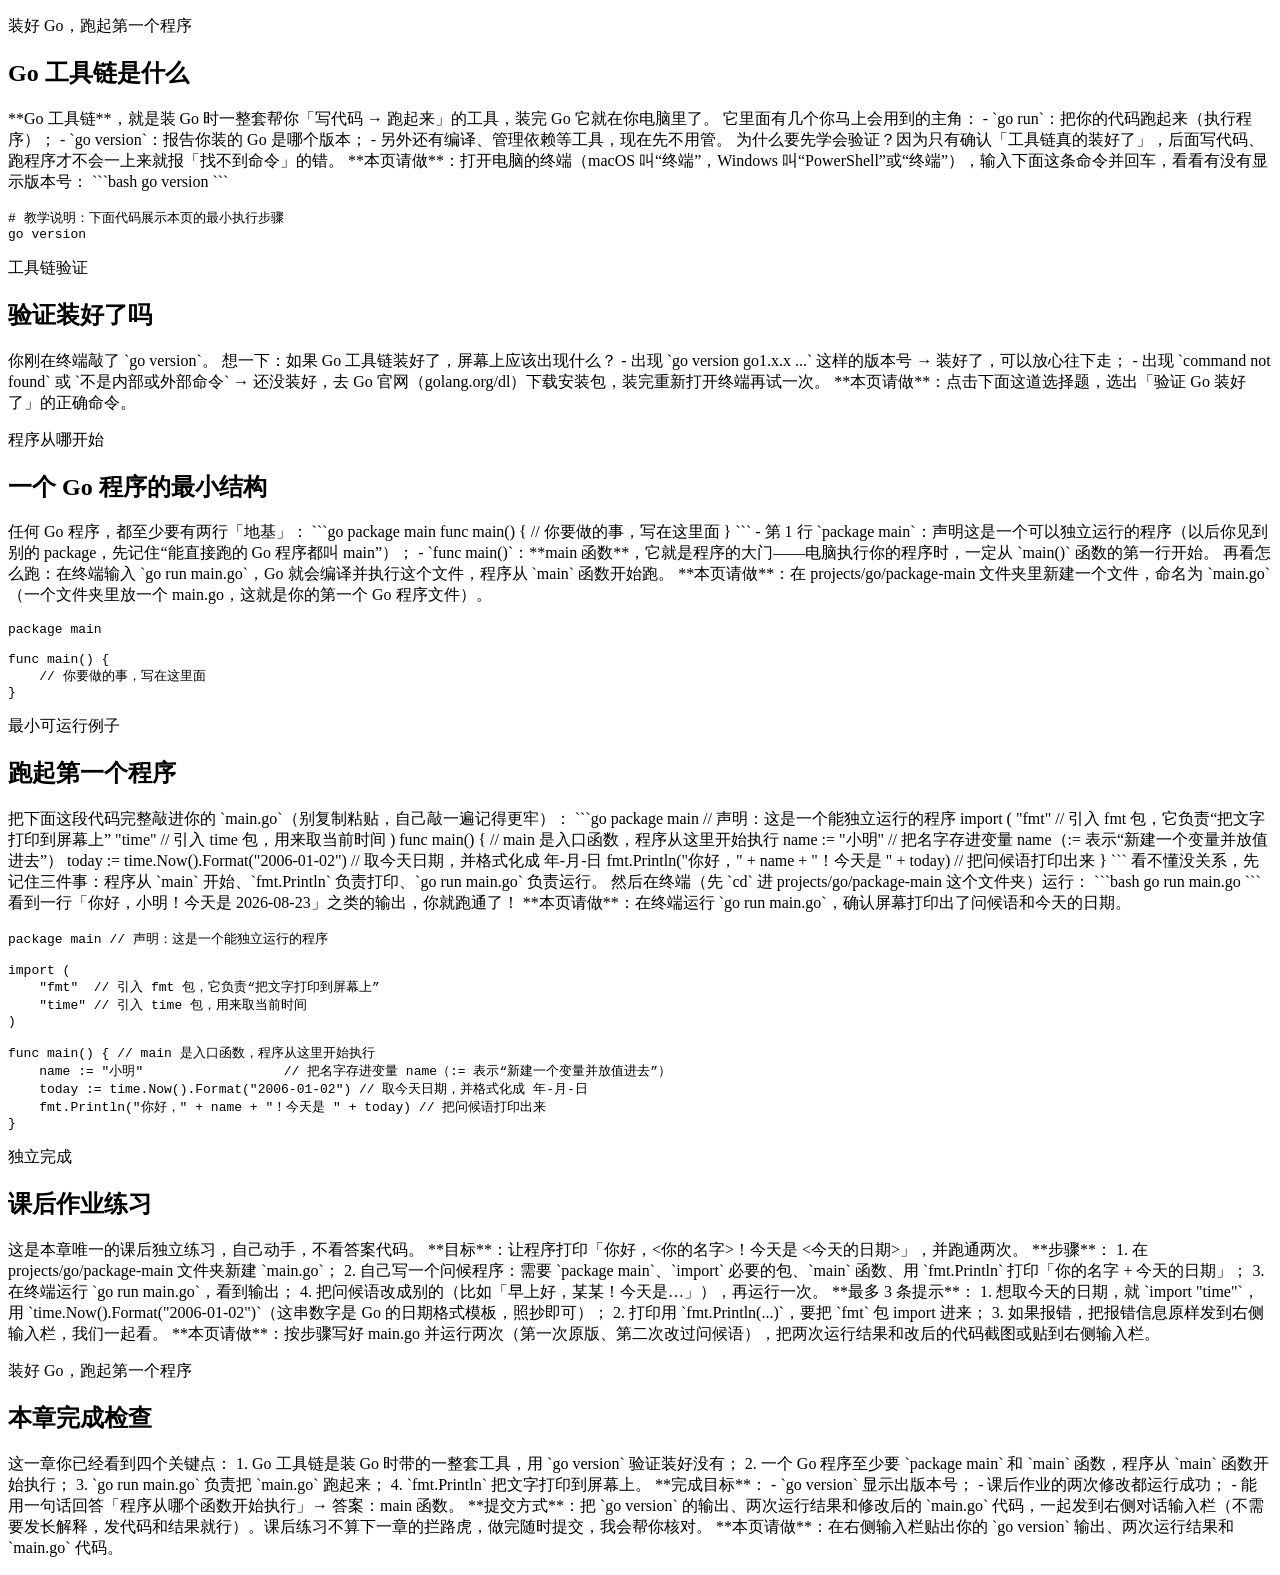
<file: workspace/dev/curriculum/generated/go-36078364d2/chapters/chapter-1/project_delivery--zero.deck.html>
<!doctype html><html lang="zh-CN"><meta charset="utf-8"><title>学习讲义</title><body><section><p>装好 Go，跑起第一个程序</p><h2>Go 工具链是什么</h2><p>**Go 工具链**，就是装 Go 时一整套帮你「写代码 → 跑起来」的工具，装完 Go 它就在你电脑里了。

它里面有几个你马上会用到的主角：

- `go run`：把你的代码跑起来（执行程序）；
- `go version`：报告你装的 Go 是哪个版本；
- 另外还有编译、管理依赖等工具，现在先不用管。

为什么要先学会验证？因为只有确认「工具链真的装好了」，后面写代码、跑程序才不会一上来就报「找不到命令」的错。

**本页请做**：打开电脑的终端（macOS 叫“终端”，Windows 叫“PowerShell”或“终端”），输入下面这条命令并回车，看看有没有显示版本号：

```bash
go version
```</p><pre><code># 教学说明：下面代码展示本页的最小执行步骤
go version</code></pre></section>
<section><p>工具链验证</p><h2>验证装好了吗</h2><p>你刚在终端敲了 `go version`。

想一下：如果 Go 工具链装好了，屏幕上应该出现什么？

- 出现 `go version go1.x.x ...` 这样的版本号 → 装好了，可以放心往下走；
- 出现 `command not found` 或 `不是内部或外部命令` → 还没装好，去 Go 官网（golang.org/dl）下载安装包，装完重新打开终端再试一次。

**本页请做**：点击下面这道选择题，选出「验证 Go 装好了」的正确命令。</p></section>
<section><p>程序从哪开始</p><h2>一个 Go 程序的最小结构</h2><p>任何 Go 程序，都至少要有两行「地基」：

```go
package main

func main() {
    // 你要做的事，写在这里面
}
```

- 第 1 行 `package main`：声明这是一个可以独立运行的程序（以后你见到别的 package，先记住“能直接跑的 Go 程序都叫 main”）；
- `func main()`：**main 函数**，它就是程序的大门——电脑执行你的程序时，一定从 `main()` 函数的第一行开始。

再看怎么跑：在终端输入 `go run main.go`，Go 就会编译并执行这个文件，程序从 `main` 函数开始跑。

**本页请做**：在 projects/go/package-main 文件夹里新建一个文件，命名为 `main.go`（一个文件夹里放一个 main.go，这就是你的第一个 Go 程序文件）。</p><pre><code>package main

func main() {
    // 你要做的事，写在这里面
}</code></pre></section>
<section><p>最小可运行例子</p><h2>跑起第一个程序</h2><p>把下面这段代码完整敲进你的 `main.go`（别复制粘贴，自己敲一遍记得更牢）：

```go
package main // 声明：这是一个能独立运行的程序

import (
    &quot;fmt&quot;  // 引入 fmt 包，它负责“把文字打印到屏幕上”
    &quot;time&quot; // 引入 time 包，用来取当前时间
)

func main() { // main 是入口函数，程序从这里开始执行
    name := &quot;小明&quot;                  // 把名字存进变量 name（:= 表示“新建一个变量并放值进去”）
    today := time.Now().Format(&quot;2006-01-02&quot;) // 取今天日期，并格式化成 年-月-日
    fmt.Println(&quot;你好，&quot; + name + &quot;！今天是 &quot; + today) // 把问候语打印出来
}
```

看不懂没关系，先记住三件事：程序从 `main` 开始、`fmt.Println` 负责打印、`go run main.go` 负责运行。

然后在终端（先 `cd` 进 projects/go/package-main 这个文件夹）运行：

```bash
go run main.go
```

看到一行「你好，小明！今天是 2026-08-23」之类的输出，你就跑通了！

**本页请做**：在终端运行 `go run main.go`，确认屏幕打印出了问候语和今天的日期。</p><pre><code>package main // 声明：这是一个能独立运行的程序

import (
    &quot;fmt&quot;  // 引入 fmt 包，它负责“把文字打印到屏幕上”
    &quot;time&quot; // 引入 time 包，用来取当前时间
)

func main() { // main 是入口函数，程序从这里开始执行
    name := &quot;小明&quot;                  // 把名字存进变量 name（:= 表示“新建一个变量并放值进去”）
    today := time.Now().Format(&quot;2006-01-02&quot;) // 取今天日期，并格式化成 年-月-日
    fmt.Println(&quot;你好，&quot; + name + &quot;！今天是 &quot; + today) // 把问候语打印出来
}</code></pre></section>
<section><p>独立完成</p><h2>课后作业练习</h2><p>这是本章唯一的课后独立练习，自己动手，不看答案代码。

**目标**：让程序打印「你好，&lt;你的名字&gt;！今天是 &lt;今天的日期&gt;」，并跑通两次。

**步骤**：

1. 在 projects/go/package-main 文件夹新建 `main.go`；
2. 自己写一个问候程序：需要 `package main`、`import` 必要的包、`main` 函数、用 `fmt.Println` 打印「你的名字 + 今天的日期」；
3. 在终端运行 `go run main.go`，看到输出；
4. 把问候语改成别的（比如「早上好，某某！今天是…」），再运行一次。

**最多 3 条提示**：

1. 想取今天的日期，就 `import &quot;time&quot;`，用 `time.Now().Format(&quot;2006-01-02&quot;)`（这串数字是 Go 的日期格式模板，照抄即可）；
2. 打印用 `fmt.Println(...)`，要把 `fmt` 包 import 进来；
3. 如果报错，把报错信息原样发到右侧输入栏，我们一起看。

**本页请做**：按步骤写好 main.go 并运行两次（第一次原版、第二次改过问候语），把两次运行结果和改后的代码截图或贴到右侧输入栏。</p></section>
<section><p>装好 Go，跑起第一个程序</p><h2>本章完成检查</h2><p>这一章你已经看到四个关键点：

1. Go 工具链是装 Go 时带的一整套工具，用 `go version` 验证装好没有；
2. 一个 Go 程序至少要 `package main` 和 `main` 函数，程序从 `main` 函数开始执行；
3. `go run main.go` 负责把 `main.go` 跑起来；
4. `fmt.Println` 把文字打印到屏幕上。

**完成目标**：

- `go version` 显示出版本号；
- 课后作业的两次修改都运行成功；
- 能用一句话回答「程序从哪个函数开始执行」→ 答案：main 函数。

**提交方式**：把 `go version` 的输出、两次运行结果和修改后的 `main.go` 代码，一起发到右侧对话输入栏（不需要发长解释，发代码和结果就行）。课后练习不算下一章的拦路虎，做完随时提交，我会帮你核对。

**本页请做**：在右侧输入栏贴出你的 `go version` 输出、两次运行结果和 `main.go` 代码。</p></section></body></html>
</file>
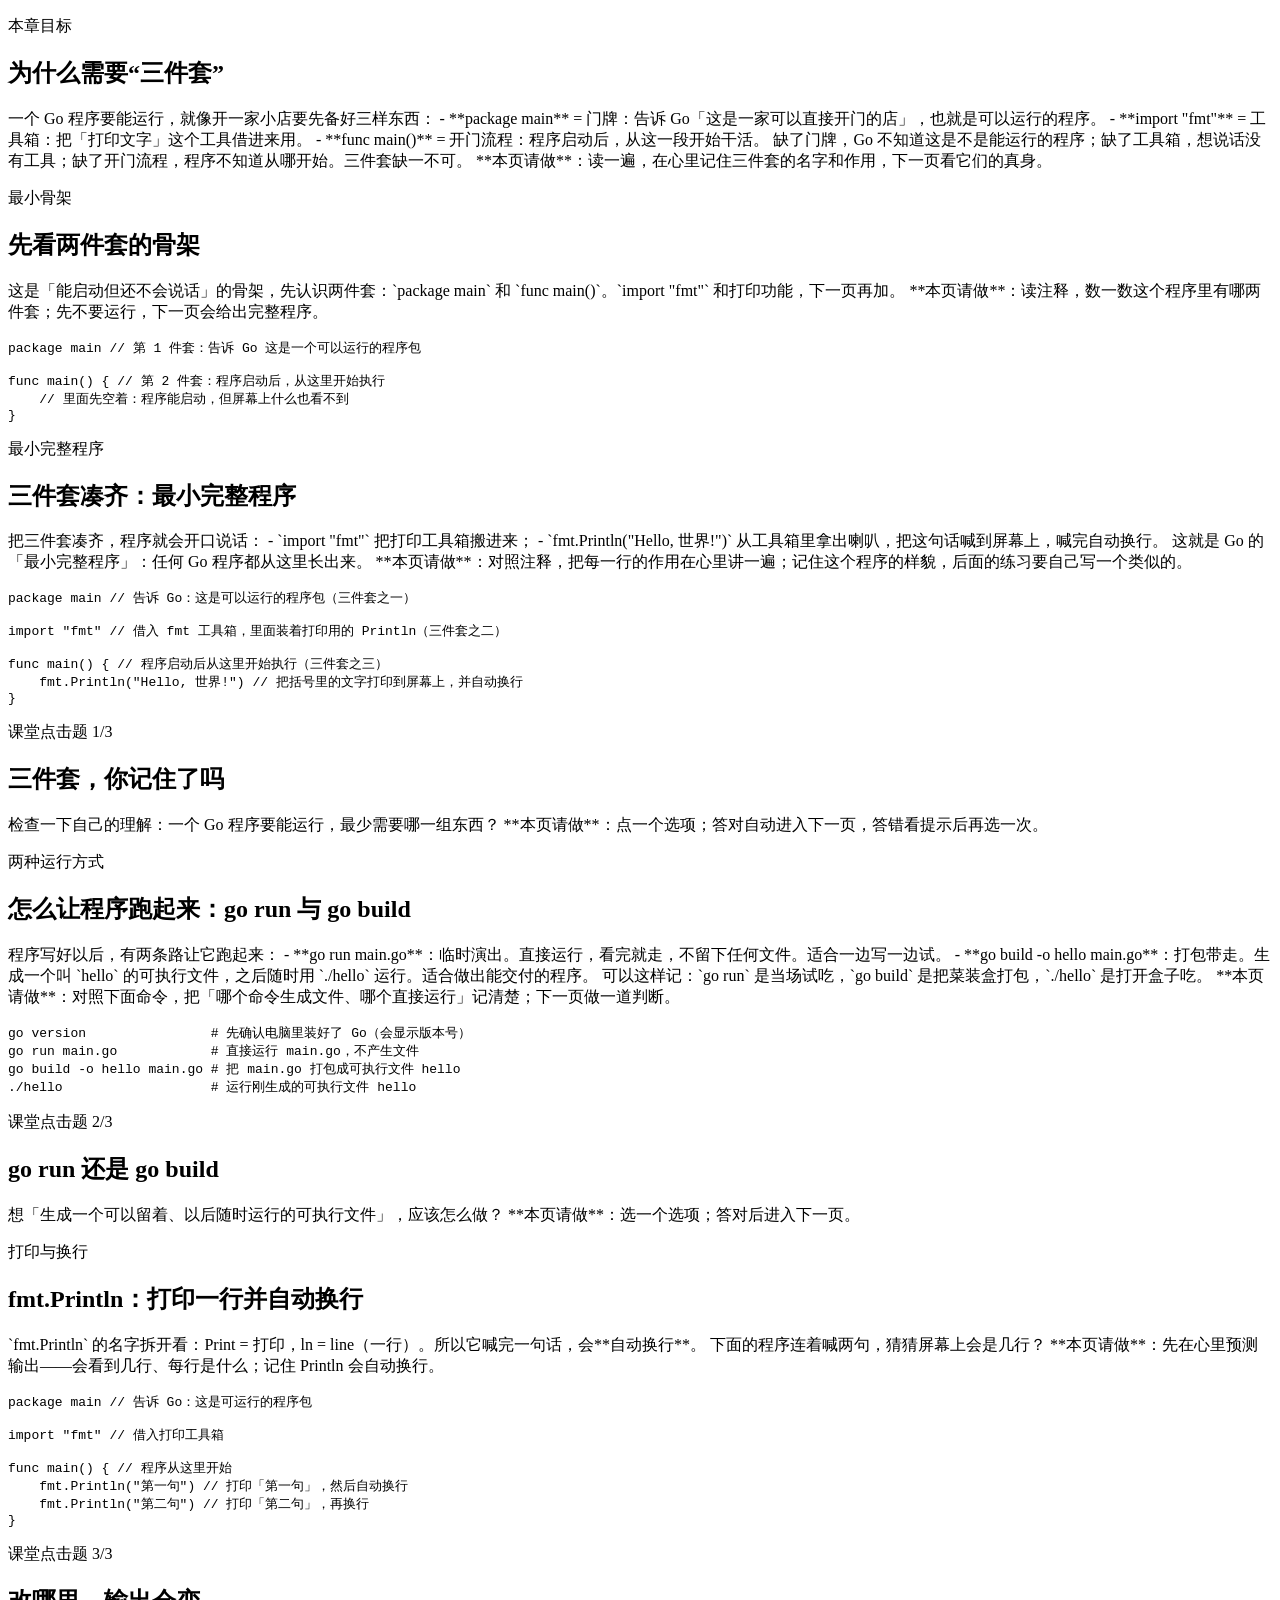
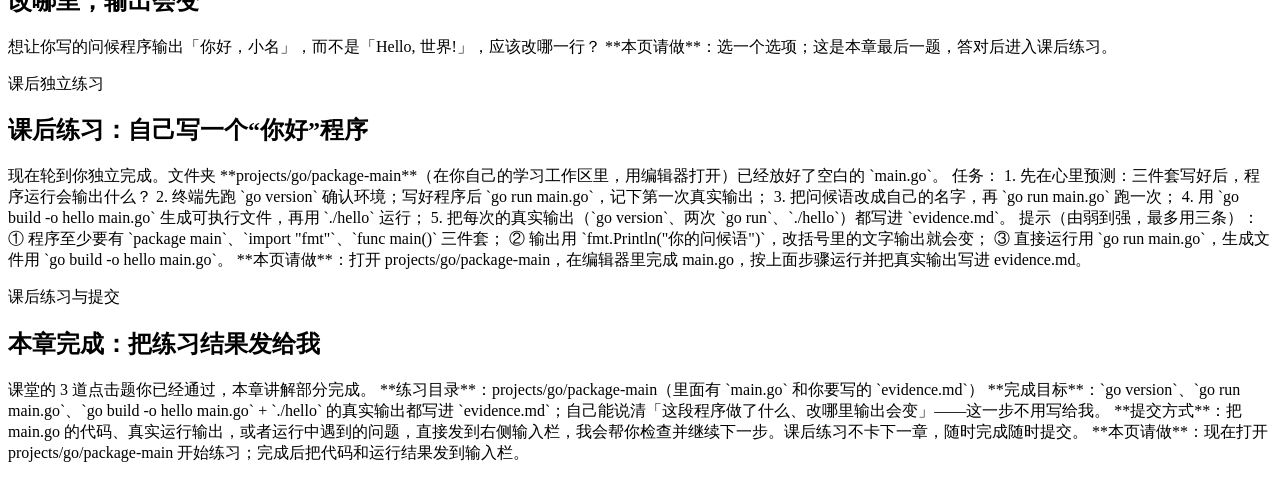
<file: workspace/dev/curriculum/generated/go-4cd0e21a9a/chapters/chapter-1/foundation_engineer--zero.deck.html>
<!doctype html><html lang="zh-CN"><meta charset="utf-8"><title>学习讲义</title><body><section><p>本章目标</p><h2>为什么需要“三件套”</h2><p>一个 Go 程序要能运行，就像开一家小店要先备好三样东西：

- **package main** = 门牌：告诉 Go「这是一家可以直接开门的店」，也就是可以运行的程序。
- **import &quot;fmt&quot;** = 工具箱：把「打印文字」这个工具借进来用。
- **func main()** = 开门流程：程序启动后，从这一段开始干活。

缺了门牌，Go 不知道这是不是能运行的程序；缺了工具箱，想说话没有工具；缺了开门流程，程序不知道从哪开始。三件套缺一不可。

**本页请做**：读一遍，在心里记住三件套的名字和作用，下一页看它们的真身。</p></section>
<section><p>最小骨架</p><h2>先看两件套的骨架</h2><p>这是「能启动但还不会说话」的骨架，先认识两件套：`package main` 和 `func main()`。`import &quot;fmt&quot;` 和打印功能，下一页再加。

**本页请做**：读注释，数一数这个程序里有哪两件套；先不要运行，下一页会给出完整程序。</p><pre><code>package main // 第 1 件套：告诉 Go 这是一个可以运行的程序包

func main() { // 第 2 件套：程序启动后，从这里开始执行
    // 里面先空着：程序能启动，但屏幕上什么也看不到
}</code></pre></section>
<section><p>最小完整程序</p><h2>三件套凑齐：最小完整程序</h2><p>把三件套凑齐，程序就会开口说话：

- `import &quot;fmt&quot;` 把打印工具箱搬进来；
- `fmt.Println(&quot;Hello, 世界!&quot;)` 从工具箱里拿出喇叭，把这句话喊到屏幕上，喊完自动换行。

这就是 Go 的「最小完整程序」：任何 Go 程序都从这里长出来。

**本页请做**：对照注释，把每一行的作用在心里讲一遍；记住这个程序的样貌，后面的练习要自己写一个类似的。</p><pre><code>package main // 告诉 Go：这是可以运行的程序包（三件套之一）

import &quot;fmt&quot; // 借入 fmt 工具箱，里面装着打印用的 Println（三件套之二）

func main() { // 程序启动后从这里开始执行（三件套之三）
    fmt.Println(&quot;Hello, 世界!&quot;) // 把括号里的文字打印到屏幕上，并自动换行
}</code></pre></section>
<section><p>课堂点击题 1/3</p><h2>三件套，你记住了吗</h2><p>检查一下自己的理解：一个 Go 程序要能运行，最少需要哪一组东西？

**本页请做**：点一个选项；答对自动进入下一页，答错看提示后再选一次。</p></section>
<section><p>两种运行方式</p><h2>怎么让程序跑起来：go run 与 go build</h2><p>程序写好以后，有两条路让它跑起来：

- **go run main.go**：临时演出。直接运行，看完就走，不留下任何文件。适合一边写一边试。
- **go build -o hello main.go**：打包带走。生成一个叫 `hello` 的可执行文件，之后随时用 `./hello` 运行。适合做出能交付的程序。

可以这样记：`go run` 是当场试吃，`go build` 是把菜装盒打包，`./hello` 是打开盒子吃。

**本页请做**：对照下面命令，把「哪个命令生成文件、哪个直接运行」记清楚；下一页做一道判断。</p><pre><code>go version                # 先确认电脑里装好了 Go（会显示版本号）
go run main.go            # 直接运行 main.go，不产生文件
go build -o hello main.go # 把 main.go 打包成可执行文件 hello
./hello                   # 运行刚生成的可执行文件 hello</code></pre></section>
<section><p>课堂点击题 2/3</p><h2>go run 还是 go build</h2><p>想「生成一个可以留着、以后随时运行的可执行文件」，应该怎么做？

**本页请做**：选一个选项；答对后进入下一页。</p></section>
<section><p>打印与换行</p><h2>fmt.Println：打印一行并自动换行</h2><p>`fmt.Println` 的名字拆开看：Print = 打印，ln = line（一行）。所以它喊完一句话，会**自动换行**。

下面的程序连着喊两句，猜猜屏幕上会是几行？

**本页请做**：先在心里预测输出——会看到几行、每行是什么；记住 Println 会自动换行。</p><pre><code>package main // 告诉 Go：这是可运行的程序包

import &quot;fmt&quot; // 借入打印工具箱

func main() { // 程序从这里开始
    fmt.Println(&quot;第一句&quot;) // 打印「第一句」，然后自动换行
    fmt.Println(&quot;第二句&quot;) // 打印「第二句」，再换行
}</code></pre></section>
<section><p>课堂点击题 3/3</p><h2>改哪里，输出会变</h2><p>想让你写的问候程序输出「你好，小名」，而不是「Hello, 世界!」，应该改哪一行？

**本页请做**：选一个选项；这是本章最后一题，答对后进入课后练习。</p></section>
<section><p>课后独立练习</p><h2>课后练习：自己写一个“你好”程序</h2><p>现在轮到你独立完成。文件夹 **projects/go/package-main**（在你自己的学习工作区里，用编辑器打开）已经放好了空白的 `main.go`。

任务：
1. 先在心里预测：三件套写好后，程序运行会输出什么？
2. 终端先跑 `go version` 确认环境；写好程序后 `go run main.go`，记下第一次真实输出；
3. 把问候语改成自己的名字，再 `go run main.go` 跑一次；
4. 用 `go build -o hello main.go` 生成可执行文件，再用 `./hello` 运行；
5. 把每次的真实输出（`go version`、两次 `go run`、`./hello`）都写进 `evidence.md`。

提示（由弱到强，最多用三条）：
① 程序至少要有 `package main`、`import &quot;fmt&quot;`、`func main()` 三件套；
② 输出用 `fmt.Println(&quot;你的问候语&quot;)`，改括号里的文字输出就会变；
③ 直接运行用 `go run main.go`，生成文件用 `go build -o hello main.go`。

**本页请做**：打开 projects/go/package-main，在编辑器里完成 main.go，按上面步骤运行并把真实输出写进 evidence.md。</p></section>
<section><p>课后练习与提交</p><h2>本章完成：把练习结果发给我</h2><p>课堂的 3 道点击题你已经通过，本章讲解部分完成。

**练习目录**：projects/go/package-main（里面有 `main.go` 和你要写的 `evidence.md`）
**完成目标**：`go version`、`go run main.go`、`go build -o hello main.go` + `./hello` 的真实输出都写进 `evidence.md`；自己能说清「这段程序做了什么、改哪里输出会变」——这一步不用写给我。
**提交方式**：把 main.go 的代码、真实运行输出，或者运行中遇到的问题，直接发到右侧输入栏，我会帮你检查并继续下一步。课后练习不卡下一章，随时完成随时提交。

**本页请做**：现在打开 projects/go/package-main 开始练习；完成后把代码和运行结果发到输入栏。</p></section></body></html>
</file>
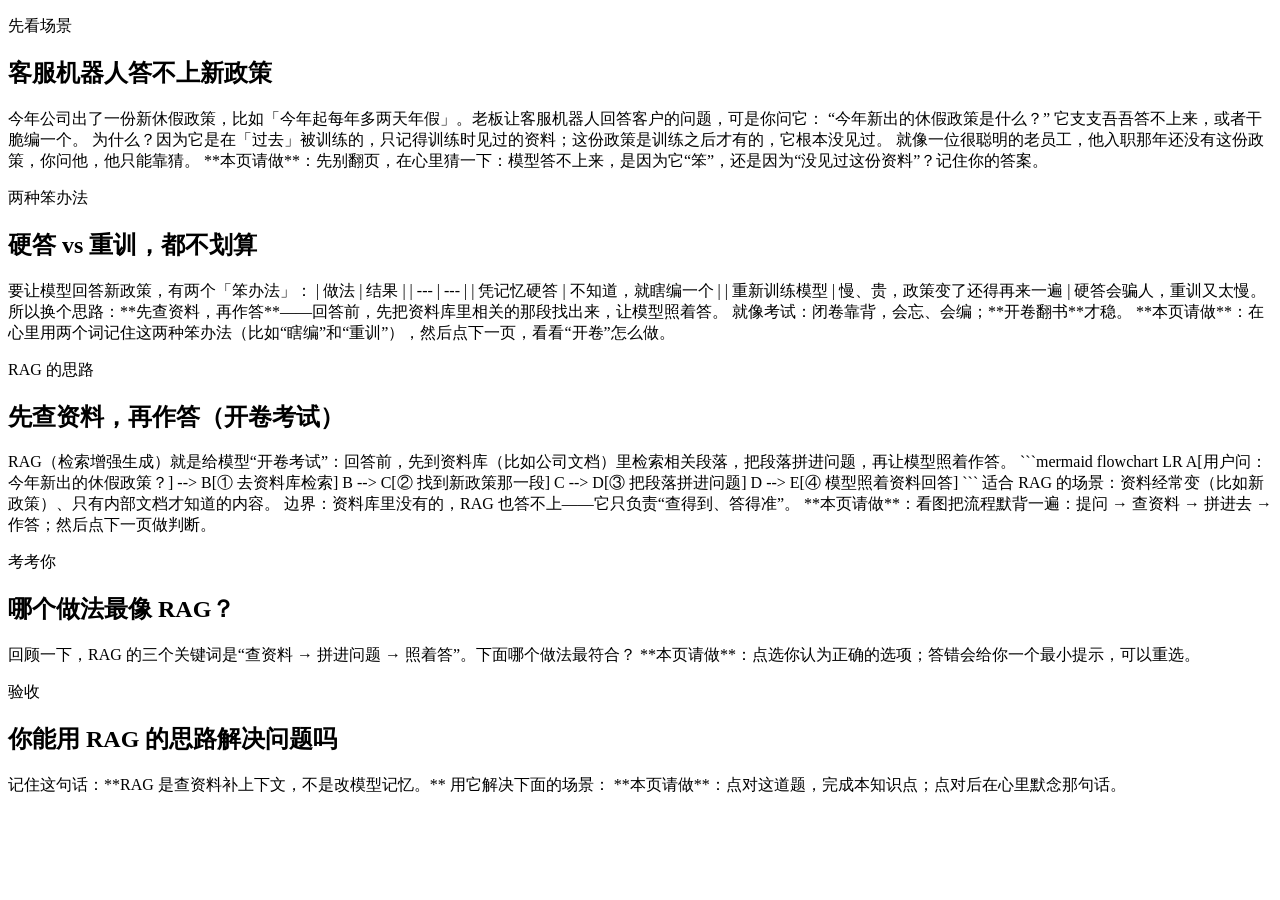
<file: workspace/dev/curriculum/generated/rag-9fb75e6900/chapters/chapter-1/concept_clarity--zero.deck.html>
<!doctype html><html lang="zh-CN"><meta charset="utf-8"><title>学习讲义</title><body><section><p>先看场景</p><h2>客服机器人答不上新政策</h2><p>今年公司出了一份新休假政策，比如「今年起每年多两天年假」。老板让客服机器人回答客户的问题，可是你问它：

“今年新出的休假政策是什么？”

它支支吾吾答不上来，或者干脆编一个。

为什么？因为它是在「过去」被训练的，只记得训练时见过的资料；这份政策是训练之后才有的，它根本没见过。

就像一位很聪明的老员工，他入职那年还没有这份政策，你问他，他只能靠猜。

**本页请做**：先别翻页，在心里猜一下：模型答不上来，是因为它“笨”，还是因为“没见过这份资料”？记住你的答案。</p></section>
<section><p>两种笨办法</p><h2>硬答 vs 重训，都不划算</h2><p>要让模型回答新政策，有两个「笨办法」：

| 做法 | 结果 |
| --- | --- |
| 凭记忆硬答 | 不知道，就瞎编一个 |
| 重新训练模型 | 慢、贵，政策变了还得再来一遍 |

硬答会骗人，重训又太慢。所以换个思路：**先查资料，再作答**——回答前，先把资料库里相关的那段找出来，让模型照着答。

就像考试：闭卷靠背，会忘、会编；**开卷翻书**才稳。

**本页请做**：在心里用两个词记住这两种笨办法（比如“瞎编”和“重训”），然后点下一页，看看“开卷”怎么做。</p></section>
<section><p>RAG 的思路</p><h2>先查资料，再作答（开卷考试）</h2><p>RAG（检索增强生成）就是给模型“开卷考试”：回答前，先到资料库（比如公司文档）里检索相关段落，把段落拼进问题，再让模型照着作答。

```mermaid
flowchart LR
    A[用户问：今年新出的休假政策？] --&gt; B[① 去资料库检索]
    B --&gt; C[② 找到新政策那一段]
    C --&gt; D[③ 把段落拼进问题]
    D --&gt; E[④ 模型照着资料回答]
```

适合 RAG 的场景：资料经常变（比如新政策）、只有内部文档才知道的内容。
边界：资料库里没有的，RAG 也答不上——它只负责“查得到、答得准”。

**本页请做**：看图把流程默背一遍：提问 → 查资料 → 拼进去 → 作答；然后点下一页做判断。</p></section>
<section><p>考考你</p><h2>哪个做法最像 RAG？</h2><p>回顾一下，RAG 的三个关键词是“查资料 → 拼进问题 → 照着答”。下面哪个做法最符合？

**本页请做**：点选你认为正确的选项；答错会给你一个最小提示，可以重选。</p></section>
<section><p>验收</p><h2>你能用 RAG 的思路解决问题吗</h2><p>记住这句话：**RAG 是查资料补上下文，不是改模型记忆。**

用它解决下面的场景：

**本页请做**：点对这道题，完成本知识点；点对后在心里默念那句话。</p></section></body></html>
</file>
